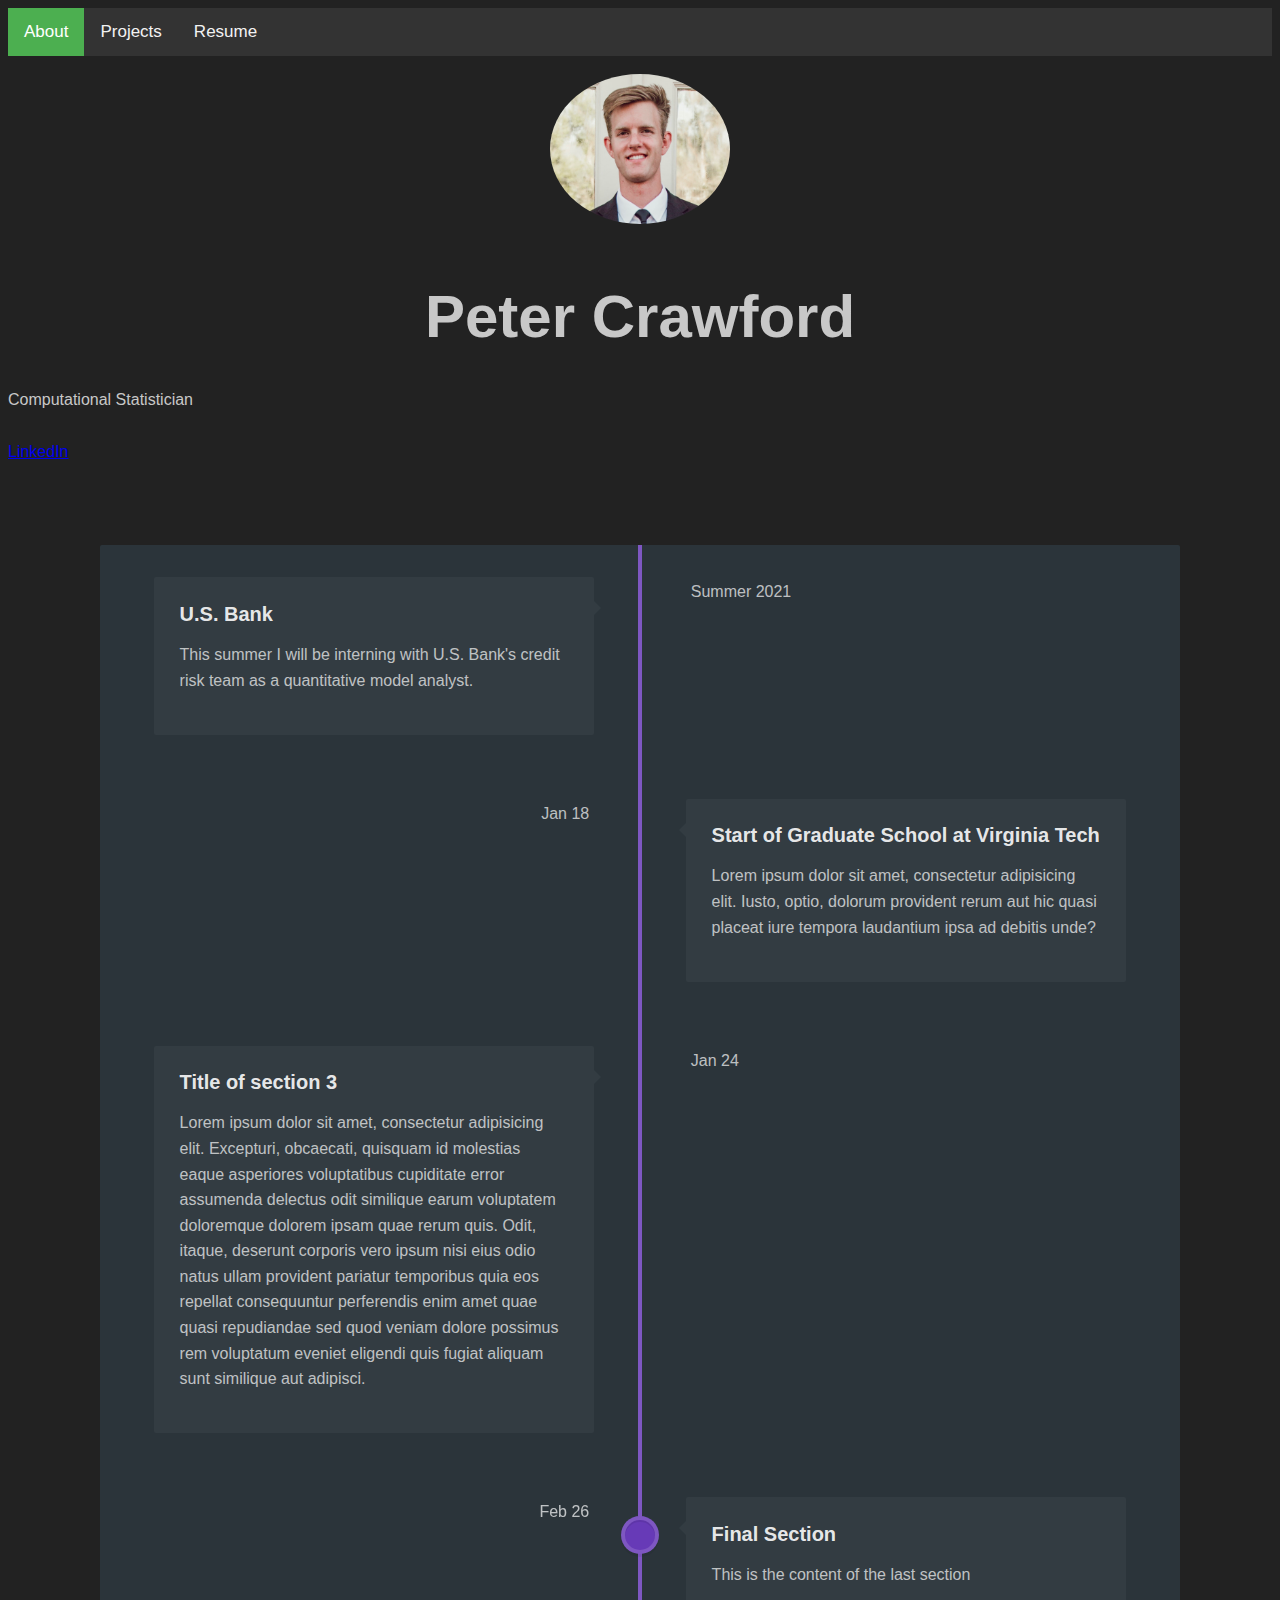
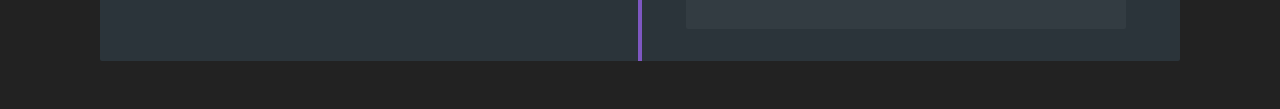
<file: index.html>
﻿<!DOCTYPE html>
<html lang="en">
<head>
    <link rel="stylesheet" href="head.css" />
</head>
<body>
    <div class="topnav">
        <a class="active" href="index.html">About</a>
        <a href="projects.html">Projects</a>
        <a href="resume.html">Resume</a>
    </div>
    <br />
    <img src="screenshot.jpeg" alt="pic of me" class="center" height="150" width="180" />
    <br />
    <h1>
        Peter Crawford
    </h1>
    <p>
        Computational Statistician
    </p>
    <br />
    <a href="https://linkedin.com/in/peter-allan-crawford">LinkedIn</a>
    <br />
    <br />
    <br />

    <section id="cd-timeline" class="cd-container">
        <div class="cd-timeline-block">
            <div class="cd-timeline-content">
                <h2>U.S. Bank</h2>
                <p>This summer I will be interning with U.S. Bank's credit risk team as a quantitative model analyst.</p>
                <span class="cd-date">Summer 2021</span>
            </div> <!-- cd-timeline-content -->
        </div> <!-- cd-timeline-block -->

        <div class="cd-timeline-block">
            <div class="cd-timeline-content">
                <h2>Start of Graduate School at Virginia Tech</h2>
                <p>Lorem ipsum dolor sit amet, consectetur adipisicing elit. Iusto, optio, dolorum provident rerum aut hic quasi placeat iure tempora laudantium ipsa ad debitis unde?</p>
                <span class="cd-date">Jan 18</span>
            </div> <!-- cd-timeline-content -->
        </div> <!-- cd-timeline-block -->

        <div class="cd-timeline-block">
            <div class="cd-timeline-content">
                <h2>Title of section 3</h2>
                <p>Lorem ipsum dolor sit amet, consectetur adipisicing elit. Excepturi, obcaecati, quisquam id molestias eaque asperiores voluptatibus cupiditate error assumenda delectus odit similique earum voluptatem doloremque dolorem ipsam quae rerum quis. Odit, itaque, deserunt corporis vero ipsum nisi eius odio natus ullam provident pariatur temporibus quia eos repellat consequuntur perferendis enim amet quae quasi repudiandae sed quod veniam dolore possimus rem voluptatum eveniet eligendi quis fugiat aliquam sunt similique aut adipisci.</p>
                <span class="cd-date">Jan 24</span>
            </div> <!-- cd-timeline-content -->
        </div> <!-- cd-timeline-block -->

        <div class="cd-timeline-block">
            <div class="cd-timeline-img cd-movie">
            </div> <!-- cd-timeline-img -->

            <div class="cd-timeline-content">
                <h2>Final Section</h2>
                <p>This is the content of the last section</p>
                <span class="cd-date">Feb 26</span>
            </div> <!-- cd-timeline-content -->
        </div> <!-- cd-timeline-block -->
    </section> <!-- cd-timeline -->

</body>
</html>
</file>
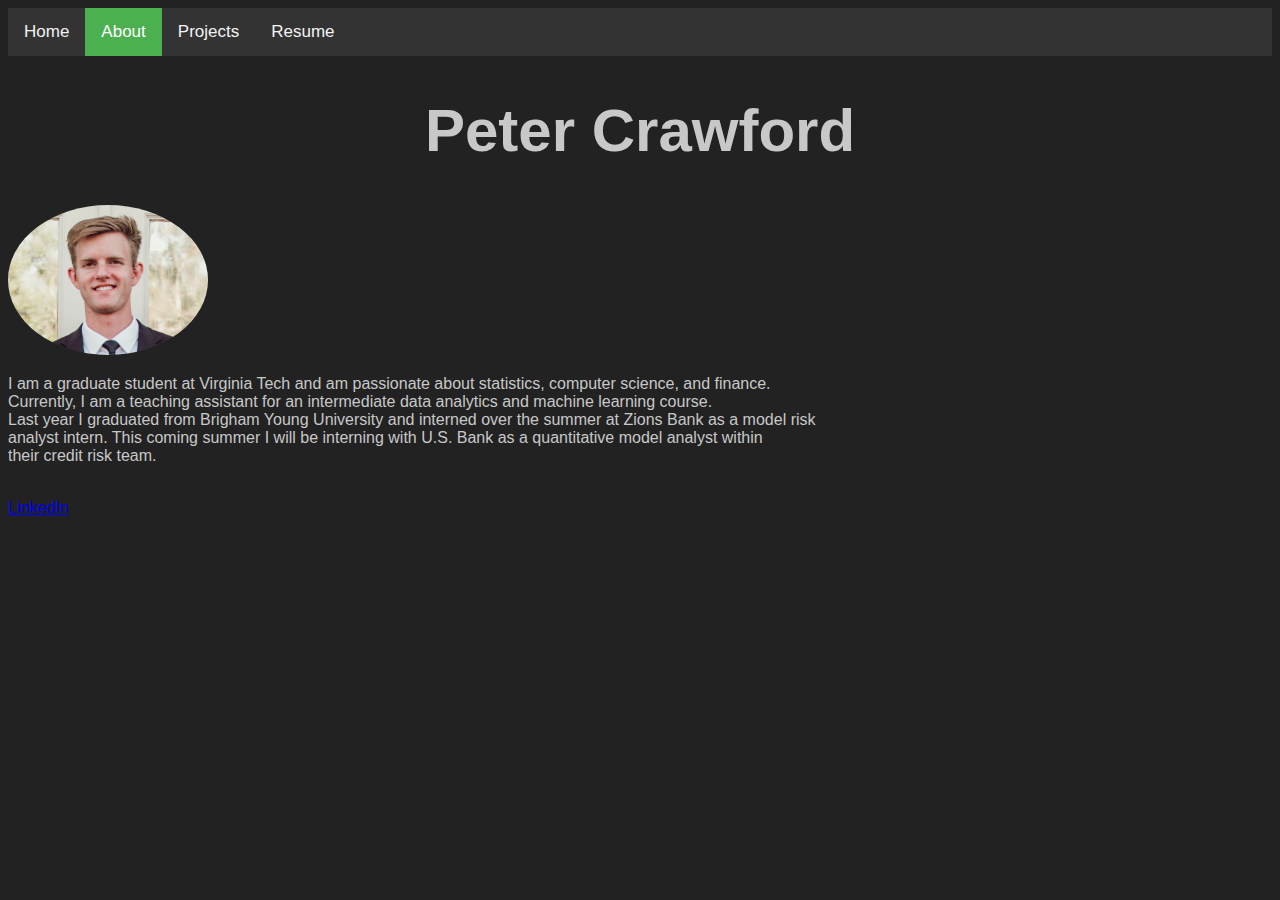
<file: about.html>
﻿<!DOCTYPE html>
<html lang="en">
<head>
    <link rel="stylesheet" href="head.css" />
</head>
<body>
    <div class="topnav">
        <a href="index.html">Home</a>
        <a class="active" href="about.html">About</a>
        <a href="projects.html">Projects</a>
        <a href="resume.html">Resume</a>
    </div>
    <h1>Peter Crawford</h1>
    <img src="screenshot.jpeg" alt="pic of me" width="200" height="150" />
    <p>
        I am a graduate student at Virginia Tech and am passionate about statistics, computer science, and finance. <br />
        Currently, I am a teaching assistant for an intermediate data analytics and machine learning course. <br />
        Last year I graduated from Brigham Young University and interned over the summer at Zions Bank as a model risk <br />
        analyst intern. This coming summer I will be interning with U.S. Bank as a quantitative model analyst within <br />
        their credit risk team.
    </p>
    <br />
    <a href="https://linkedin.com/in/peter-allan-crawford">LinkedIn</a>
</body>
</html>
</file>
<file: head.css>
﻿body {
    background-color: #222222;
    font-family:'Lucida Sans', 'Lucida Sans Regular', 'Lucida Grande', 'Lucida Sans Unicode', Geneva, Verdana, sans-serif;
    box-sizing: border-box;
    height: 100%;
}

h1 {
    text-align: center;
    font-size: 60px;
    color: #c8c8c8;
}

h3 {
    text-align: center;
    font-size: 30px;
    color: #c8c8c8;
}

p {
    color: #c8c8c8;
}

img {
    border-radius: 50%;
}

.center {
    display: block;
    margin-left: auto;
    margin-right: auto;
}

/* Add a black background color to the top navigation */
.topnav {
    background-color: #333;
    overflow: hidden;
    text-align: right;
}

/* Style the links inside the navigation bar */
.topnav a {
    float: left;
    color: #f2f2f2;
    text-align: center;
    padding: 14px 16px;
    text-decoration: none;
    font-size: 17px;
}

/* Change the color of links on hover */
.topnav a:hover {
    background-color: #ddd;
    color: black;
}

/* Add a color to the active/current link */
.topnav a.active {
    background-color: #4CAF50;
    color: white;
}

.cd-container {
    width: 90%;
    max-width: 1080px;
    margin: 0 auto;
    background: #2B343A;
    padding: 0 10%;
    border-radius: 2px;
}

.cd-container::after {
    content: '';
    display: table;
    clear: both;
}

/* -------------------------------- 

Main components 

-------------------------------- */


#cd-timeline {
    position: relative;
    padding: 2em 0;
    margin-top: 2em;
    margin-bottom: 2em;
}

#cd-timeline::before {
    content: '';
    position: absolute;
    top: 0;
    left: 25px;
    height: 100%;
    width: 4px;
    background: #7E57C2;
}

@media only screen and (min-width: 1170px) {
    #cd-timeline {
        margin-top: 3em;
        margin-bottom: 3em;
    }

    #cd-timeline::before {
        left: 50%;
        margin-left: -2px;
    }
}

.cd-timeline-block {
    position: relative;
    margin: 2em 0;
}

.cd-timeline-block:after {
    content: "";
    display: table;
    clear: both;
}

.cd-timeline-block:first-child {
    margin-top: 0;
}

.cd-timeline-block:last-child {
    margin-bottom: 0;
}

@media only screen and (min-width: 1170px) {
    .cd-timeline-block {
        margin: 4em 0;
    }

    .cd-timeline-block:first-child {
        margin-top: 0;
    }

    .cd-timeline-block:last-child {
        margin-bottom: 0;
    }
}

.cd-timeline-img {
    position: absolute;
    top: 8px;
    left: 12px;
    width: 30px;
    height: 30px;
    border-radius: 50%;
    box-shadow: 0 0 0 4px #7E57C2, inset 0 2px 0 rgba(0, 0, 0, 0.08), 0 3px 0 4px rgba(0, 0, 0, 0.05);
}

.cd-timeline-img {
    background: #673AB7;
}

@media only screen and (min-width: 1170px) {
    .cd-timeline-img {
        width: 30px;
        height: 30px;
        left: 50%;
        margin-left: -15px;
        margin-top: 15px;
        /* Force Hardware Acceleration in WebKit */
        -webkit-transform: translateZ(0);
        -webkit-backface-visibility: hidden;
    }
}

.cd-timeline-content {
    position: relative;
    margin-left: 60px;
    margin-right: 30px;
    background: #333C42;
    border-radius: 2px;
    padding: 1em;
    .timeline-content-info

{
    background: #2B343A;
    padding: 5px 10px;
    color: rgba(255,255,255,0.7);
    font-size: 12px;
    box-shadow: inset 0 2px 0 rgba(0, 0, 0, 0.08);
    border-radius: 2px;
    i

{
    margin-right: 5px;
}

.timeline-content-info-title, .timeline-content-info-date {
    width: calc(50% - 2px);
    display: inline-block;
}

@media (max-width: 500px) {
    .timeline-content-info-title, .timeline-content-info-date {
        display: block;
        width: 100%;
    }
}

}

.content-skills {
    font-size: 12px;
    padding: 0;
    margin-bottom: 0;
    display: flex;
    flex-wrap: wrap;
    justify-content: center;
    li

{
    background: #40484D;
    border-radius: 2px;
    display: inline-block;
    padding: 2px 10px;
    color: rgba(255,255,255,0.7);
    margin: 3px 2px;
    text-align: center;
    flex-grow: 1;
}

}
}

.cd-timeline-content:after {
    content: "";
    display: table;
    clear: both;
}

.cd-timeline-content h2 {
    color: rgba(255,255,255,.9);
    margin-top: 0;
    margin-bottom: 5px;
}

.cd-timeline-content p, .cd-timeline-content .cd-date {
    color: rgba(255,255,255,.7);
    font-size: 13px;
    font-size: 0.8125rem;
}

.cd-timeline-content .cd-date {
    display: inline-block;
}

.cd-timeline-content p {
    margin: 1em 0;
    line-height: 1.6;
}

.cd-timeline-content::before {
    content: '';
    position: absolute;
    top: 16px;
    right: 100%;
    height: 0;
    width: 0;
    border: 7px solid transparent;
    border-right: 7px solid #333C42;
}

@media only screen and (min-width: 768px) {
    .cd-timeline-content h2 {
        font-size: 20px;
        font-size: 1.25rem;
    }

    .cd-timeline-content p {
        font-size: 16px;
        font-size: 1rem;
    }

    .cd-timeline-content .cd-read-more, .cd-timeline-content .cd-date {
        font-size: 14px;
        font-size: 0.875rem;
    }
}

@media only screen and (min-width: 1170px) {
    .cd-timeline-content {
        color: white;
        margin-left: 0;
        padding: 1.6em;
        width: 36%;
        margin: 0 5%
    }

    .cd-timeline-content::before {
        top: 24px;
        left: 100%;
        border-color: transparent;
        border-left-color: #333C42;
    }

    .cd-timeline-content .cd-date {
        position: absolute;
        width: 100%;
        left: 122%;
        top: 6px;
        font-size: 16px;
        font-size: 1rem;
    }

    .cd-timeline-block:nth-child(even) .cd-timeline-content {
        float: right;
    }

    .cd-timeline-block:nth-child(even) .cd-timeline-content::before {
        top: 24px;
        left: auto;
        right: 100%;
        border-color: transparent;
        border-right-color: #333C42;
    }

    .cd-timeline-block:nth-child(even) .cd-timeline-content .cd-read-more {
        float: right;
    }

    .cd-timeline-block:nth-child(even) .cd-timeline-content .cd-date {
        left: auto;
        right: 122%;
        text-align: right;
    }
}
</file>
